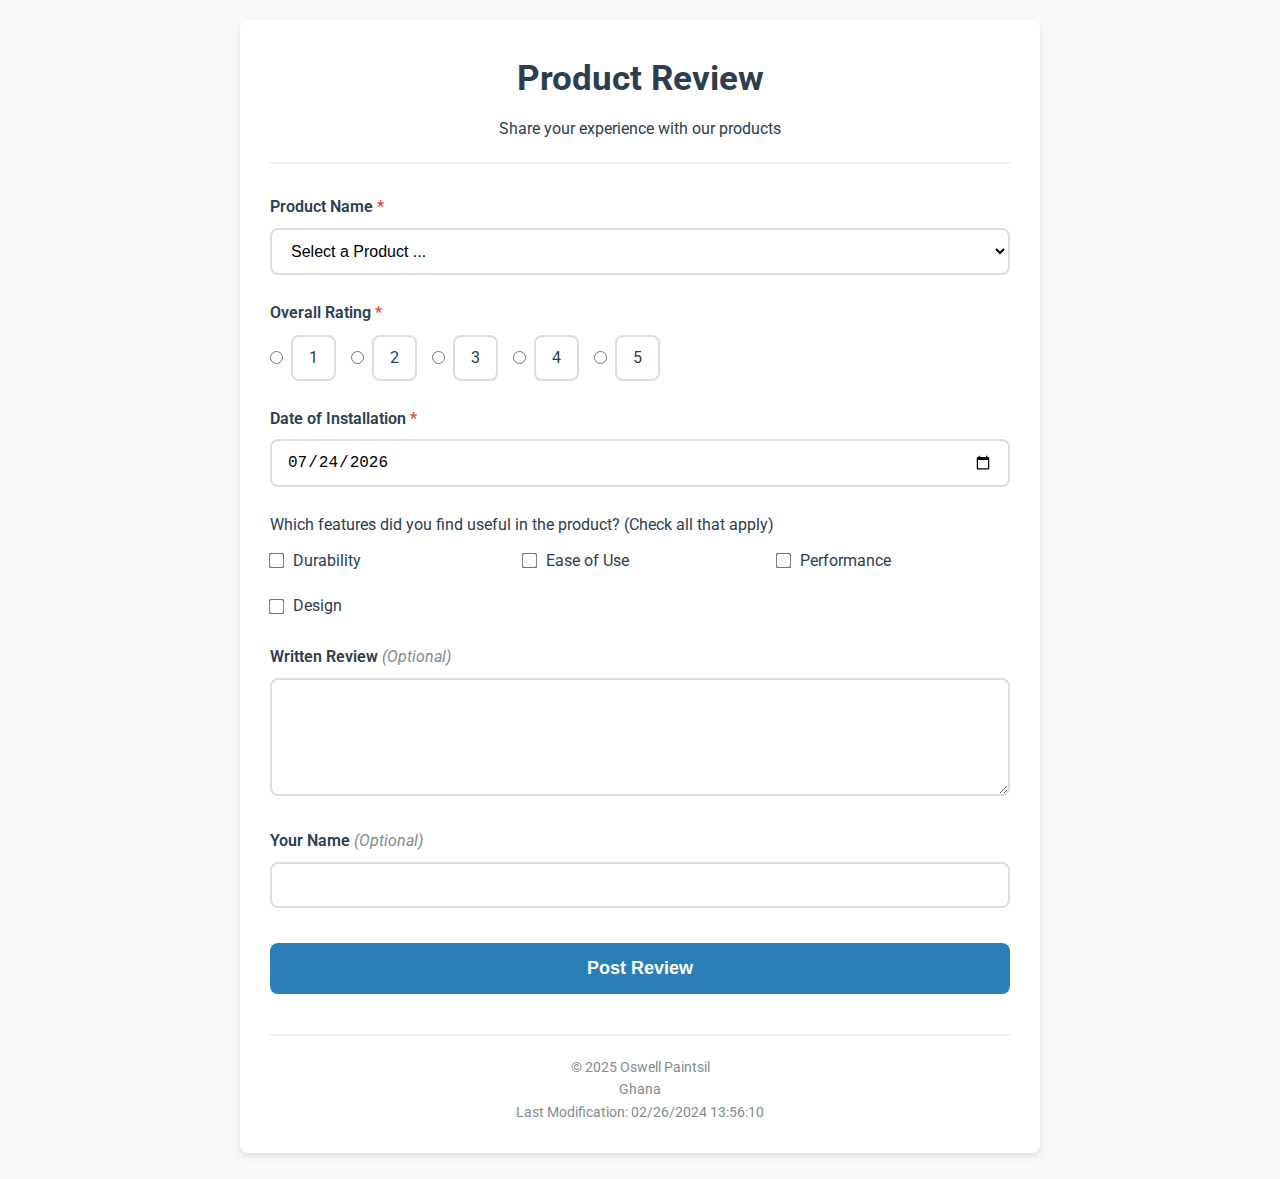
<file: form.html>
<!DOCTYPE html>
<html lang="en">
  <head>
    <meta charset="UTF-8" />
    <link rel="preconnect" href="https://fonts.googleapis.com" />
    <link rel="preconnect" href="https://fonts.gstatic.com" crossorigin />
    <link
      href="https://fonts.googleapis.com/css2?family=Roboto:ital,wght@0,100..900;1,100..900&display=swap"
      rel="stylesheet"
    />
    <meta name="viewport" content="width=device-width, initial-scale=1.0" />
    <title>Product Review Form | Share Your Experience</title>
    <meta
      name="description"
      content="Submit a product review for our innovative products. Share your experience with flux capacitors, power laces, time circuits and more."
    />
    <meta name="author" content="Oswell Paintsil" />
    <link rel="stylesheet" href="styles/form.css" />
    <script src="scripts/form.js" defer></script>
  </head>
  <body>
    <div class="container">
      <header role="banner">
        <h1>Product Review</h1>
        <p>Share your experience with our products</p>
      </header>

      <main role="main">
        <form id="reviewForm" method="get" action="review.html">
          <div class="form-group">
            <label for="productName" class="required">Product Name</label>
            <select
              id="productName"
              name="productName"
              required
              aria-required="true"
            >
              <option value="" disabled selected>Select a Product ...</option>
            </select>
          </div>

          <div class="form-group">
            <span class="required">Overall Rating</span>
            <div
              class="rating-levels"
              role="radiogroup"
              aria-label="Overall product rating"
            >
              <div class="rating-option">
                <input
                  type="radio"
                  id="rating1"
                  name="rating"
                  value="1"
                  required
                  aria-required="true"
                />
                <label for="rating1">1</label>
              </div>
              <div class="rating-option">
                <input type="radio" id="rating2" name="rating" value="2" />
                <label for="rating2">2</label>
              </div>
              <div class="rating-option">
                <input type="radio" id="rating3" name="rating" value="3" />
                <label for="rating3">3</label>
              </div>
              <div class="rating-option">
                <input type="radio" id="rating4" name="rating" value="4" />
                <label for="rating4">4</label>
              </div>
              <div class="rating-option">
                <input type="radio" id="rating5" name="rating" value="5" />
                <label for="rating5">5</label>
              </div>
            </div>
          </div>

          <div class="form-group">
            <label for="installationDate" class="required"
              >Date of Installation</label
            >
            <input
              type="date"
              id="installationDate"
              name="installationDate"
              required
              aria-required="true"
            />
          </div>

          <div class="form-group">
            <span
              >Which features did you find useful in the product? (Check all
              that apply)</span
            >
            <div class="checkbox-group">
              <div class="checkbox-item">
                <input
                  type="checkbox"
                  id="durability"
                  name="features"
                  value="Durability"
                />
                <label for="durability">Durability</label>
              </div>
              <div class="checkbox-item">
                <input
                  type="checkbox"
                  id="easeOfUse"
                  name="features"
                  value="Ease of Use"
                />
                <label for="easeOfUse">Ease of Use</label>
              </div>
              <div class="checkbox-item">
                <input
                  type="checkbox"
                  id="performance"
                  name="features"
                  value="Performance"
                />
                <label for="performance">Performance</label>
              </div>
              <div class="checkbox-item">
                <input
                  type="checkbox"
                  id="design"
                  name="features"
                  value="Design"
                />
                <label for="design">Design</label>
              </div>
            </div>
          </div>

          <div class="form-group">
            <label for="writtenReview"
              >Written Review <span class="optional">(Optional)</span></label
            >
            <textarea
              id="writtenReview"
              name="writtenReview"
              rows="5"
            ></textarea>
          </div>

          <div class="form-group">
            <label for="userName"
              >Your Name <span class="optional">(Optional)</span></label
            >
            <input type="text" id="userName" name="userName" />
          </div>

          <button type="submit" class="submit-btn">Post Review</button>
        </form>
      </main>

      <footer role="contentinfo">
        <p>© 2025 Oswell Paintsil</p>
        <p>Ghana</p>
        <p>Last Modification: 02/26/2024 13:56:10</p>
      </footer>
    </div>
  </body>
</html>
</file>
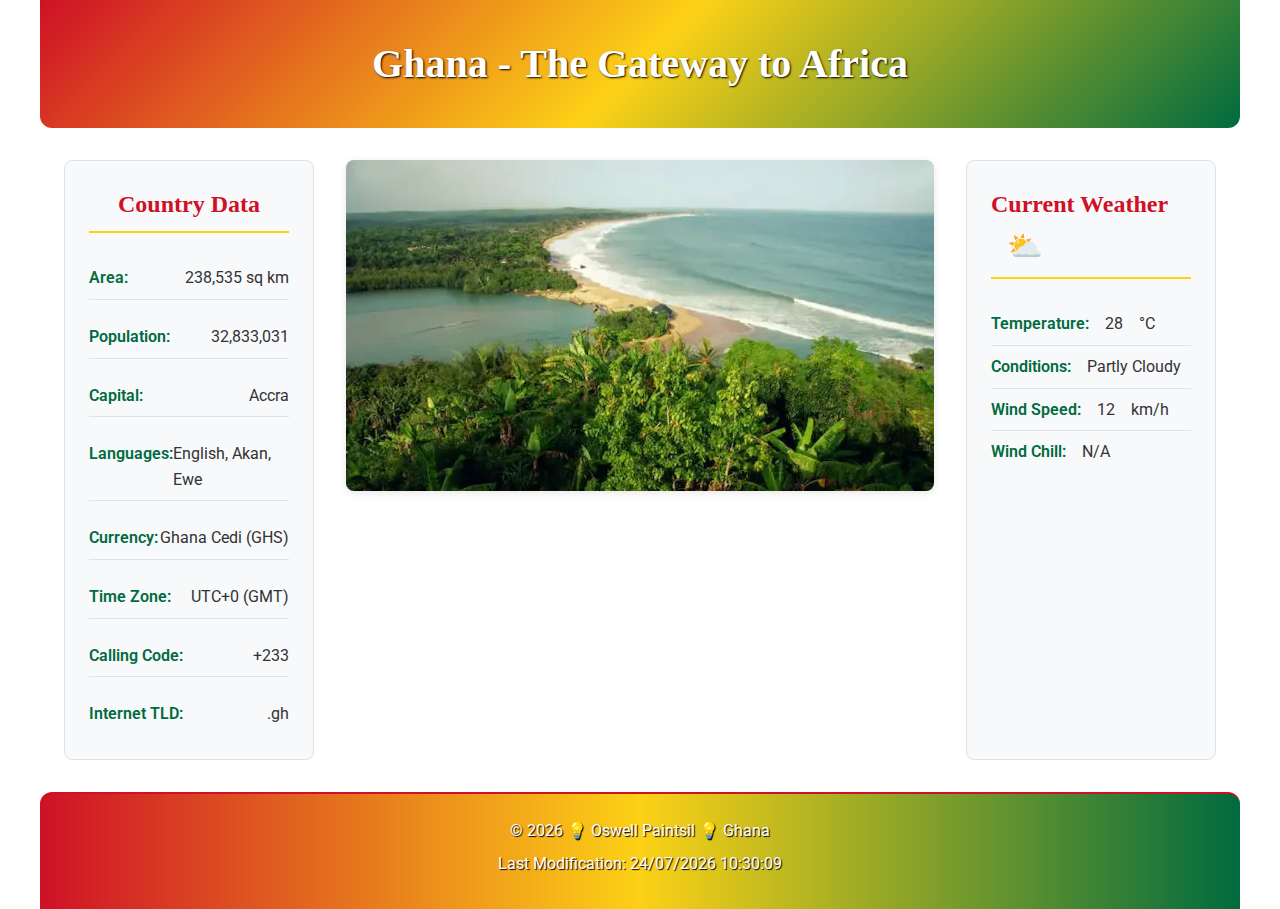
<file: place.html>
<!DOCTYPE html>
<html lang="en-US">
  <head>
    <meta charset="UTF-8" />
    <meta name="viewport" content="width=device-width, initial-scale=1.0" />
    <title>Ghana - The Gateway to Africa | WDD131 Country Page</title>
    <meta
      name="description"
      content="Explore Ghana's rich culture, geography, and climate. Learn about Ghana's population, capital city Accra, languages, currency, and current weather conditions."
    />
    <meta name="author" content="Oswell Paintsil" />

    <!-- Google Fonts -->
    <link rel="preconnect" href="https://fonts.googleapis.com" />
    <link rel="preconnect" href="https://fonts.gstatic.com" crossorigin />
    <link
      href="https://fonts.googleapis.com/css2?family=Roboto:ital,wght@0,100..900;1,100..900&display=swap"
      rel="stylesheet"
    />

    <link rel="stylesheet" href="styles/place.css" />
    <script src="scripts/place.js" defer></script>
  </head>
  <body>
    <header>
      <h1>Ghana - The Gateway to Africa</h1>
    </header>

    <main>
      <section class="hero">
        <img
          src="images/ghana-small.webp"
          alt="Beautiful landscape of Ghana with coastline and mountains"
          srcset="
            images/ghana-small.webp  480w,
            images/ghana-medium.webp 612w,
            images/ghana-large.webp  800w
          "
          sizes="(max-width: 480px) 480px,
                       (max-width: 768px) 612px,
                       800px"
          width="800"
          height="451"
        />
      </section>

      <section class="data">
        <h2>Country Data</h2>
        <div class="data-grid">
          <div class="data-item">
            <span class="label">Area:</span>
            <span class="value">238,535 sq km</span>
          </div>
          <div class="data-item">
            <span class="label">Population:</span>
            <span class="value">32,833,031</span>
          </div>
          <div class="data-item">
            <span class="label">Capital:</span>
            <span class="value">Accra</span>
          </div>
          <div class="data-item">
            <span class="label">Languages:</span>
            <span class="value">English, Akan, Ewe</span>
          </div>
          <div class="data-item">
            <span class="label">Currency:</span>
            <span class="value">Ghana Cedi (GHS)</span>
          </div>
          <div class="data-item">
            <span class="label">Time Zone:</span>
            <span class="value">UTC+0 (GMT)</span>
          </div>
          <div class="data-item">
            <span class="label">Calling Code:</span>
            <span class="value">+233</span>
          </div>
          <div class="data-item">
            <span class="label">Internet TLD:</span>
            <span class="value">.gh</span>
          </div>
        </div>
      </section>

      <section class="weather">
        <h2>Current Weather</h2>
        <div class="weather-content">
          <div class="weather-icon">
            <svg
              width="40"
              height="40"
              viewBox="0 0 24 24"
              fill="none"
              xmlns="http://www.w3.org/2000/svg"
              aria-hidden="true"
            >
              <path
                d="M6 16C3.23858 16 1 13.7614 1 11C1 8.23858 3.23858 6 6 6C7.12557 6 8.16474 6.37209 9 7.00098M6 2V6M17 16C19.7614 16 22 13.7614 22 11C22 8.23858 19.7614 6 17 6C15.8744 6 14.8353 6.37209 14 7.00098M17 2V6M6 20H18C19.1046 20 20 19.1046 20 18C20 16.8954 19.1046 16 18 16H6C4.89543 16 4 16.8954 4 18C4 19.1046 4.89543 20 6 20Z"
                stroke="currentColor"
                stroke-width="2"
                stroke-linecap="round"
                stroke-linejoin="round"
              />
            </svg>
          </div>
          <div class="weather-info">
            <div class="weather-item">
              <span class="label">Temperature:</span>
              <span class="value" id="temperature">28</span> °C
            </div>
            <div class="weather-item">
              <span class="label">Conditions:</span>
              <span class="value">Partly Cloudy</span>
            </div>
            <div class="weather-item">
              <span class="label">Wind Speed:</span>
              <span class="value" id="wind-speed">12</span> km/h
            </div>
            <div class="weather-item">
              <span class="label">Wind Chill:</span>
              <span class="value" id="wind-chill">N/A</span>
            </div>
          </div>
        </div>
      </section>
    </main>

    <footer>
      <p>
        &copy; <span id="current-year">2024</span> 💡 Oswell Paintsil 💡 Ghana
      </p>
      <p>Last Modification: <span id="last-modified"></span></p>
    </footer>
  </body>
</html>
</file>
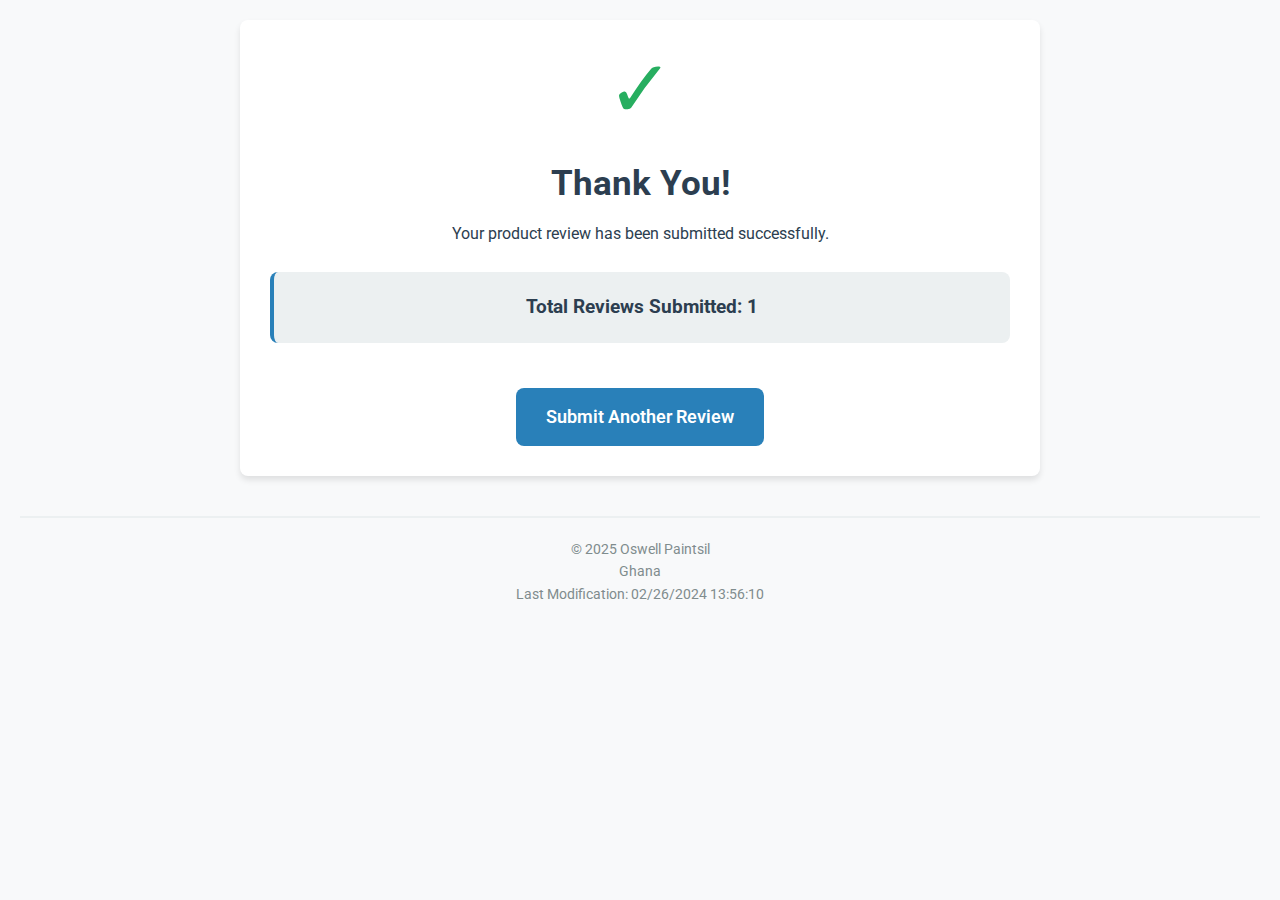
<file: review.html>
<!DOCTYPE html>
<html lang="en">
  <head>
    <meta charset="UTF-8" />
    <link rel="preconnect" href="https://fonts.googleapis.com" />
    <link rel="preconnect" href="https://fonts.gstatic.com" crossorigin />
    <link
      href="https://fonts.googleapis.com/css2?family=Roboto:ital,wght@0,100..900;1,100..900&display=swap"
      rel="stylesheet"
    />
    <meta name="viewport" content="width=device-width, initial-scale=1.0" />
    <title>Review Submitted Successfully | Product Reviews</title>
    <meta
      name="description"
      content="Thank you for submitting your product review. Your feedback helps us improve our products and services."
    />
    <meta name="author" content="Oswell Paintsil" />
    <link rel="stylesheet" href="styles/form.css" />
    <script src="scripts/review.js" defer></script>
  </head>
  <body>
    <div class="container confirmation-container">
      <main role="main">
        <div class="success-icon" aria-hidden="true">✓</div>
        <h1>Thank You!</h1>
        <p>Your product review has been submitted successfully.</p>

        <div class="counter" aria-live="polite">
          <p>Total Reviews Submitted: <span id="reviewCount">0</span></p>
        </div>

        <a href="form.html" class="btn">Submit Another Review</a>
      </main>
    </div>

    <footer role="contentinfo">
      <p>© 2025 Oswell Paintsil</p>
      <p>Ghana</p>
      <p>Last Modification: 02/26/2024 13:56:10</p>
    </footer>
  </body>
</html>
</file>
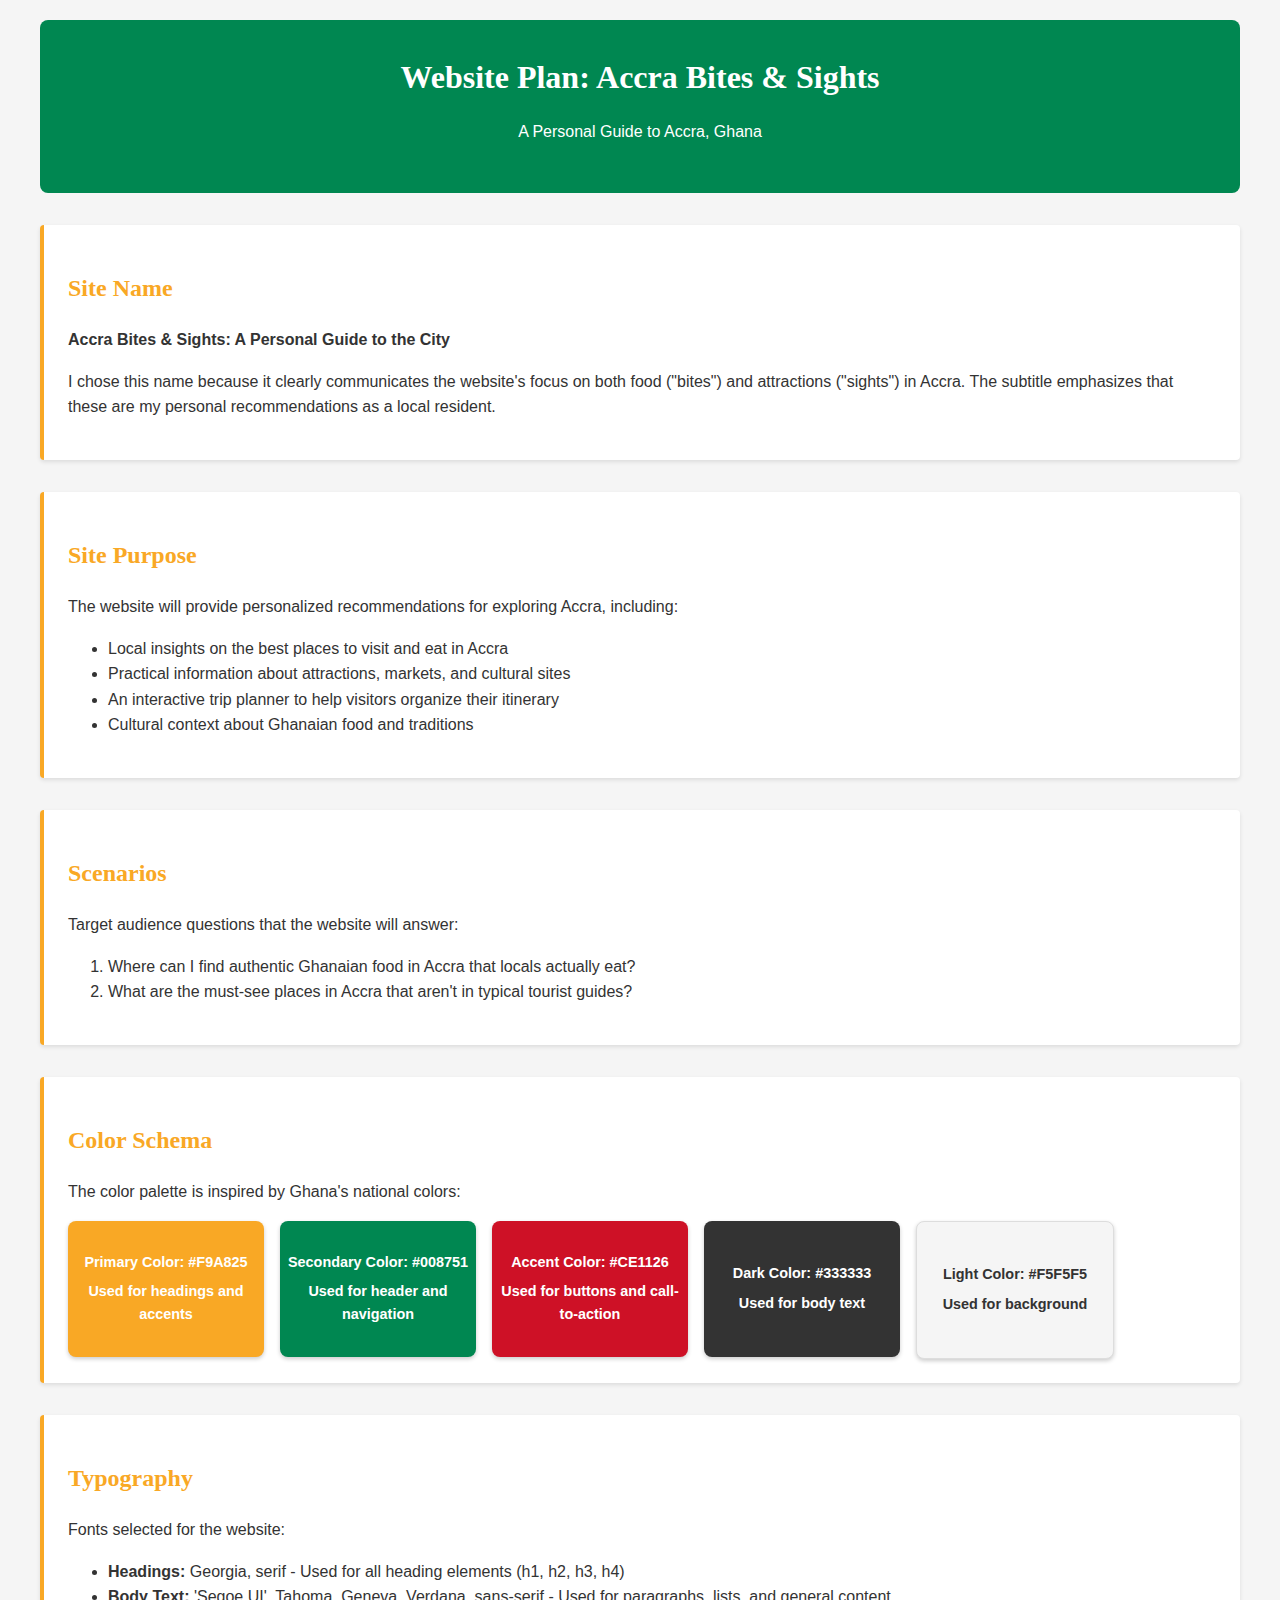
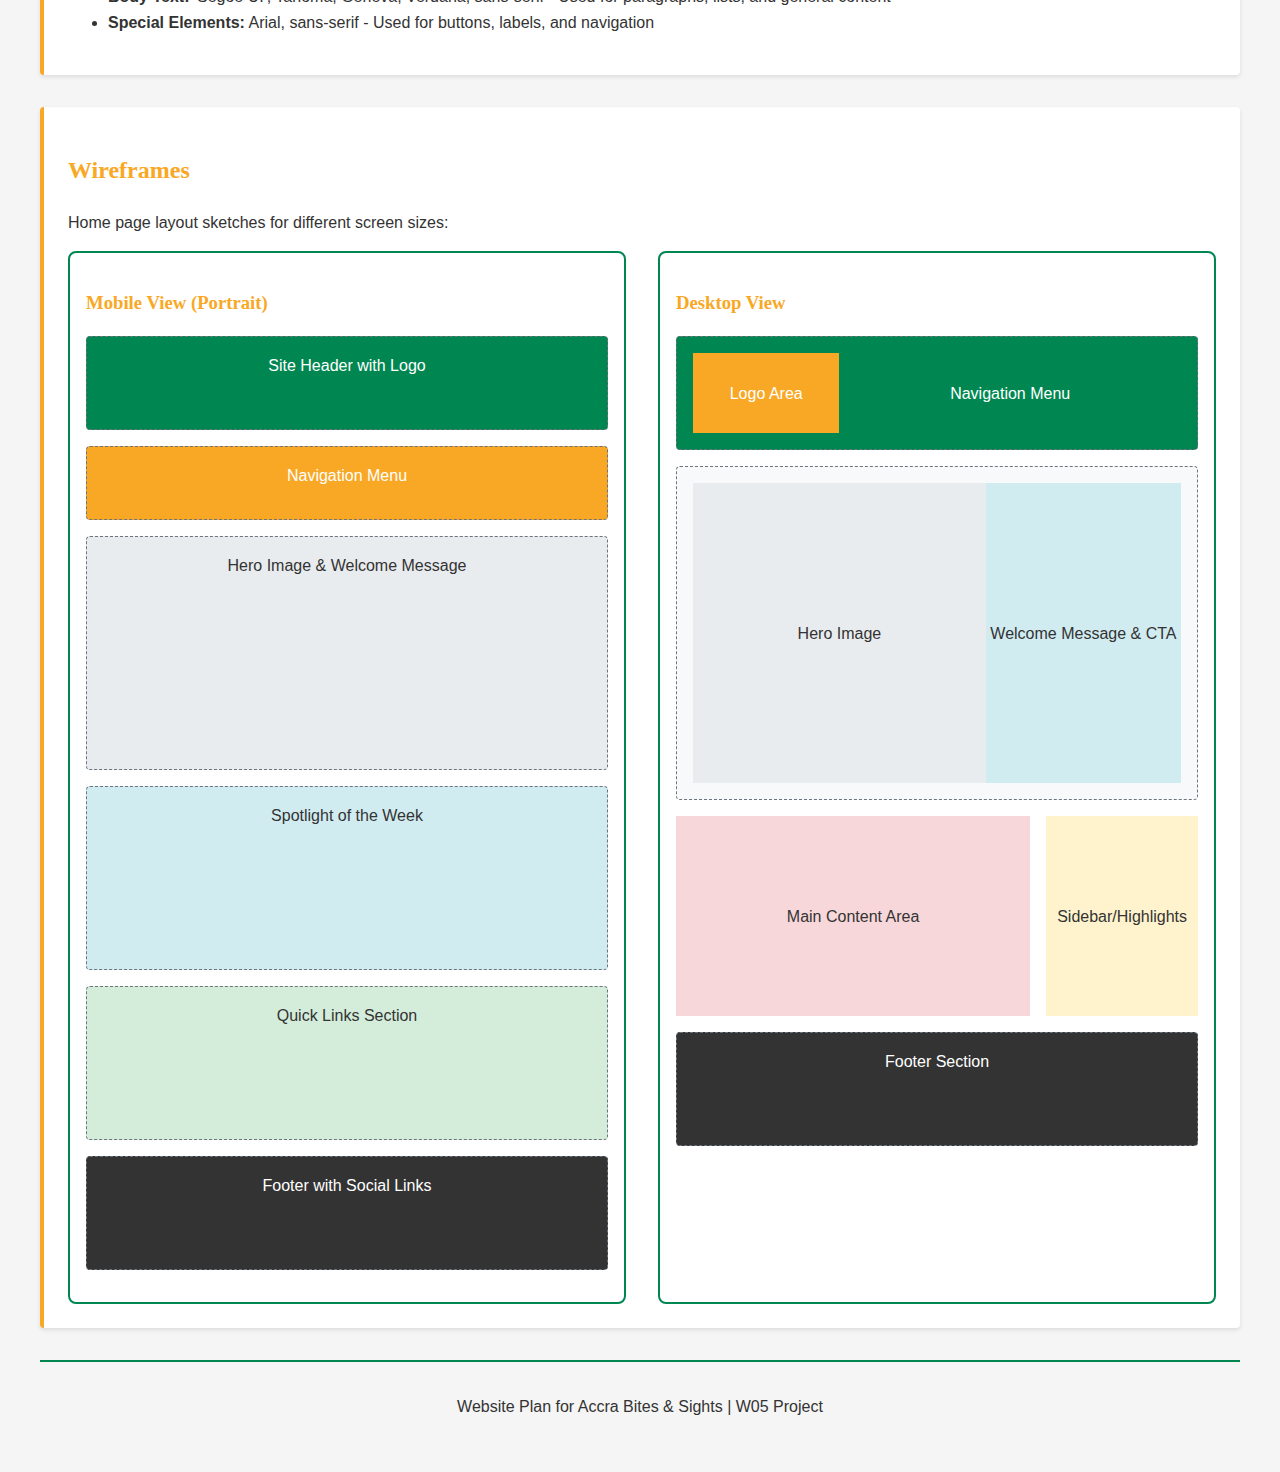
<file: project/siteplan.html>
<!DOCTYPE html>
<html lang="en">
  <head>
    <meta charset="UTF-8" />
    <meta name="viewport" content="width=device-width, initial-scale=1.0" />
    <meta name="author" content="Oswell Paintsil" />
    <title>Site Plan - Accra Bites & Sights</title>
    <link rel="stylesheet" href="styles/siteplan.css" />
  </head>
  <body>
    <header>
      <h1>Website Plan: Accra Bites & Sights</h1>
      <p>A Personal Guide to Accra, Ghana</p>
    </header>

    <main>
      <section id="site-name">
        <h2>Site Name</h2>
        <p>
          <strong>Accra Bites & Sights: A Personal Guide to the City</strong>
        </p>
        <p>
          I chose this name because it clearly communicates the website's focus
          on both food ("bites") and attractions ("sights") in Accra. The
          subtitle emphasizes that these are my personal recommendations as a
          local resident.
        </p>
      </section>

      <section id="site-purpose">
        <h2>Site Purpose</h2>
        <p>
          The website will provide personalized recommendations for exploring
          Accra, including:
        </p>
        <ul>
          <li>Local insights on the best places to visit and eat in Accra</li>
          <li>
            Practical information about attractions, markets, and cultural sites
          </li>
          <li>
            An interactive trip planner to help visitors organize their
            itinerary
          </li>
          <li>Cultural context about Ghanaian food and traditions</li>
        </ul>
      </section>

      <section id="scenarios">
        <h2>Scenarios</h2>
        <p>Target audience questions that the website will answer:</p>
        <ol>
          <li>
            Where can I find authentic Ghanaian food in Accra that locals
            actually eat?
          </li>
          <li>
            What are the must-see places in Accra that aren't in typical tourist
            guides?
          </li>
        </ol>
      </section>

      <section id="color-schema">
        <h2>Color Schema</h2>
        <p>The color palette is inspired by Ghana's national colors:</p>
        <div class="color-schema">
          <div class="color-box color-primary">
            <span>Primary Color: #F9A825</span>
            <span>Used for headings and accents</span>
          </div>
          <div class="color-box color-secondary">
            <span>Secondary Color: #008751</span>
            <span>Used for header and navigation</span>
          </div>
          <div class="color-box color-accent">
            <span>Accent Color: #CE1126</span>
            <span>Used for buttons and call-to-action</span>
          </div>
          <div class="color-box color-dark">
            <span>Dark Color: #333333</span>
            <span>Used for body text</span>
          </div>
          <div class="color-box color-light">
            <span>Light Color: #F5F5F5</span>
            <span>Used for background</span>
          </div>
        </div>
      </section>

      <section id="typography">
        <h2>Typography</h2>
        <p>Fonts selected for the website:</p>
        <ul>
          <li>
            <strong>Headings:</strong> Georgia, serif - Used for all heading
            elements (h1, h2, h3, h4)
          </li>
          <li>
            <strong>Body Text:</strong> 'Segoe UI', Tahoma, Geneva, Verdana,
            sans-serif - Used for paragraphs, lists, and general content
          </li>
          <li>
            <strong>Special Elements:</strong> Arial, sans-serif - Used for
            buttons, labels, and navigation
          </li>
        </ul>
      </section>

      <section id="wireframe">
        <h2>Wireframes</h2>
        <p>Home page layout sketches for different screen sizes:</p>

        <div class="wireframe-container">
          <div class="wireframe">
            <h3>Mobile View (Portrait)</h3>
            <div class="wireframe-box header-box">Site Header with Logo</div>
            <div class="wireframe-box nav-box">Navigation Menu</div>
            <div class="wireframe-box hero-box">
              Hero Image & Welcome Message
            </div>
            <div class="wireframe-box spotlight-box">Spotlight of the Week</div>
            <div class="wireframe-box links-box">Quick Links Section</div>
            <div class="wireframe-box footer-box">Footer with Social Links</div>
          </div>

          <div class="wireframe">
            <h3>Desktop View</h3>
            <div class="wireframe-box header-desktop">
              <div class="logo-area">Logo Area</div>
              <div class="nav-area">Navigation Menu</div>
            </div>
            <div class="wireframe-box hero-desktop">
              <div class="hero-image">Hero Image</div>
              <div class="welcome-text">Welcome Message & CTA</div>
            </div>
            <div class="content-desktop">
              <div class="main-content">Main Content Area</div>
              <div class="sidebar">Sidebar/Highlights</div>
            </div>
            <div class="wireframe-box footer-box">Footer Section</div>
          </div>
        </div>
      </section>
    </main>

    <footer>
      <p>Website Plan for Accra Bites & Sights | W05 Project</p>
    </footer>
  </body>
</html>
</file>
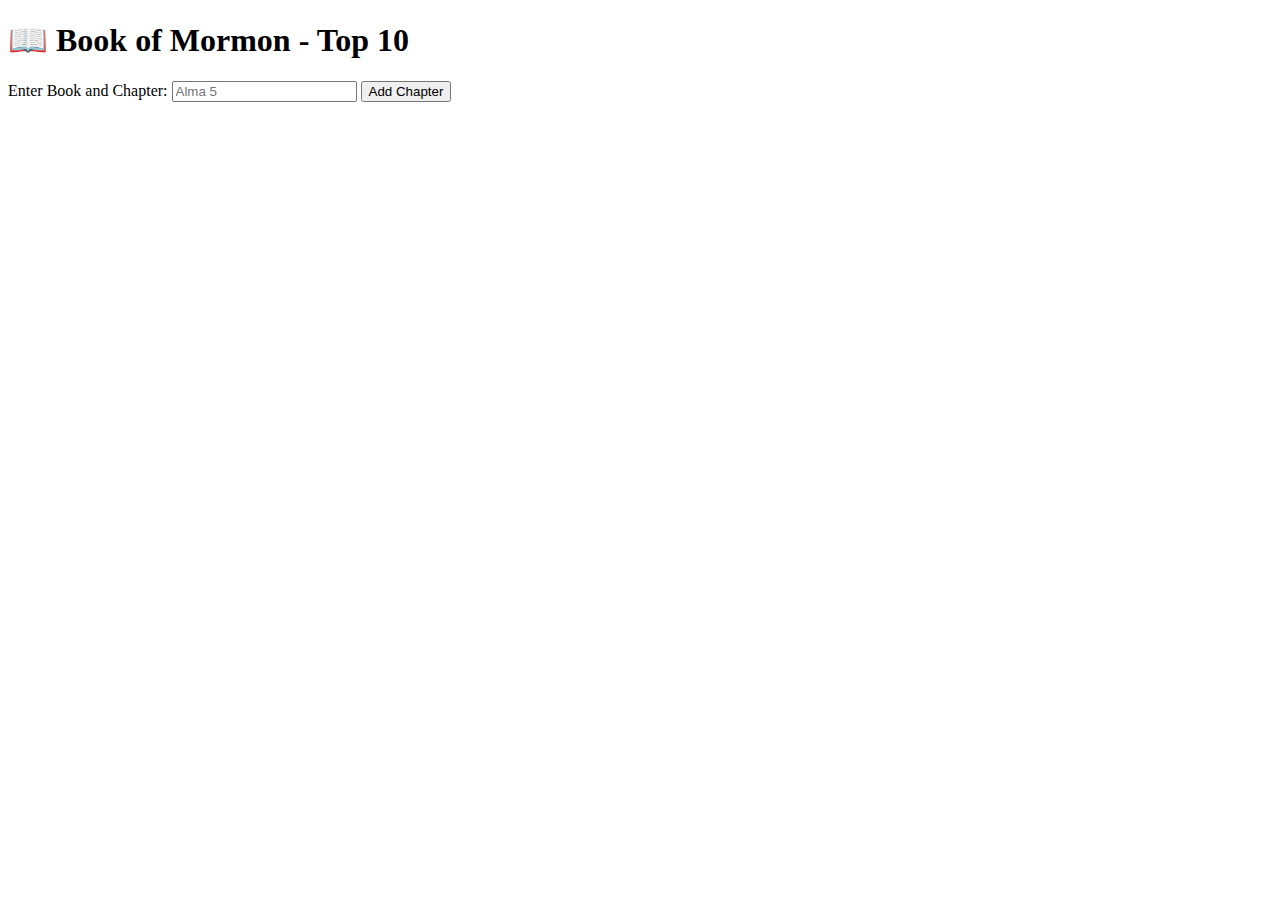
<file: week02/bom.html>
<!DOCTYPE html>
<html lang="en">
  <head>
    <meta charset="UTF-8" />
    <meta name="viewport" content="width=device-width, initial-scale=1.0" />
    <title>W02 Learning Activity: Document Object Model</title>
  </head>
  <body>
    <h1>📖 Book of Mormon - Top 10</h1>
    <main>
      <label for="favchap">Enter Book and Chapter: </label>
      <input type="text" id="favchap" placeholder="Alma 5" />
      <button type="submit">Add Chapter</button>
      <ul id="list"></ul>
    </main>
  </body>
</html>
</file>
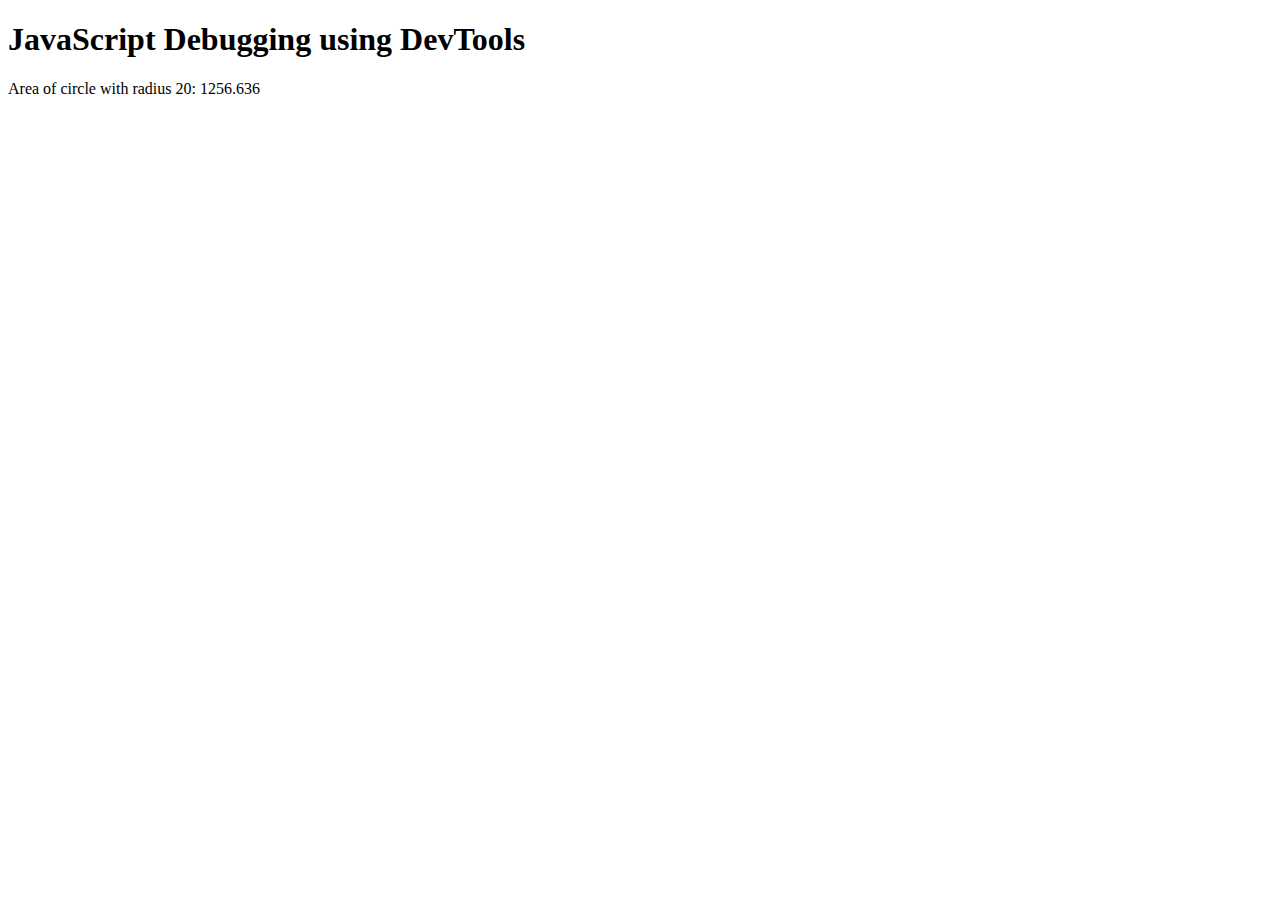
<file: week02/debugging.html>
<!DOCTYPE html>
<html lang="en">
  <head>
    <meta charset="UTF-8" />
    <meta name="viewport" content="width=device-width, initial-scale=1.0" />
    <title>Document</title>
    <script src="scripts/debugging.js" defer></script>
  </head>
  <body>
    <h1>JavaScript Debugging using DevTools</h1>
    <p>
      Area of circle with radius <span id="radius"></span>:
      <span id="area"></span>
    </p>
  </body>
</html>
</file>
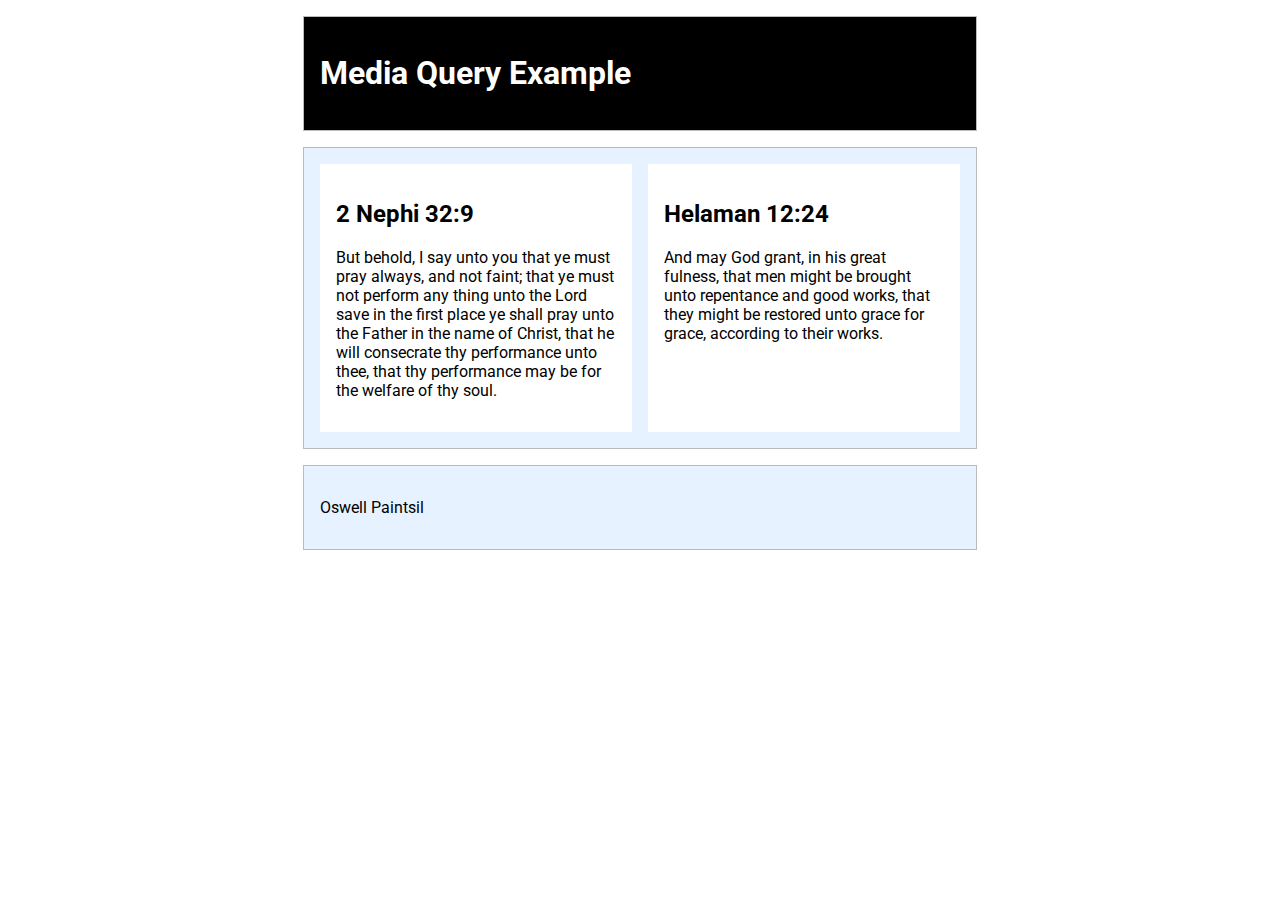
<file: week02/media-query.html>
<!DOCTYPE html>
<html lang="en">
  <head>
    <meta charset="utf-8" />
    <meta name="viewport" content="width=device-width, initial-scale=1.0" />
    <title>WDD - 131 - Media Query Example</title>
    <meta
      name="description"
      content="Media query learning activity example page."
    />
    <meta name="author" content="Oswell Paintsil" />
    <link rel="preconnect" href="https://fonts.googleapis.com" />
    <link rel="preconnect" href="https://fonts.gstatic.com" crossorigin />
    <link
      href="https://fonts.googleapis.com/css2?family=Roboto&display=swap"
      rel="stylesheet"
    />
    <link rel="stylesheet" href="styles/media-query.css" />
    <link rel="stylesheet" href="styles/media-query-large.css" />
  </head>
  <body>
    <header>
      <h1>Media Query Example</h1>
    </header>
    <main>
      <section>
        <h2>2 Nephi 32:9</h2>
        <p>
          But behold, I say unto you that ye must pray always, and not faint;
          that ye must not perform any thing unto the Lord save in the first
          place ye shall pray unto the Father in the name of Christ, that he
          will consecrate thy performance unto thee, that thy performance may be
          for the welfare of thy soul.
        </p>
      </section>
      <section>
        <h2>Helaman 12:24</h2>
        <p>
          And may God grant, in his great fulness, that men might be brought
          unto repentance and good works, that they might be restored unto grace
          for grace, according to their works.
        </p>
      </section>
    </main>
    <footer>
      <p>Oswell Paintsil</p>
    </footer>
  </body>
</html>
</file>
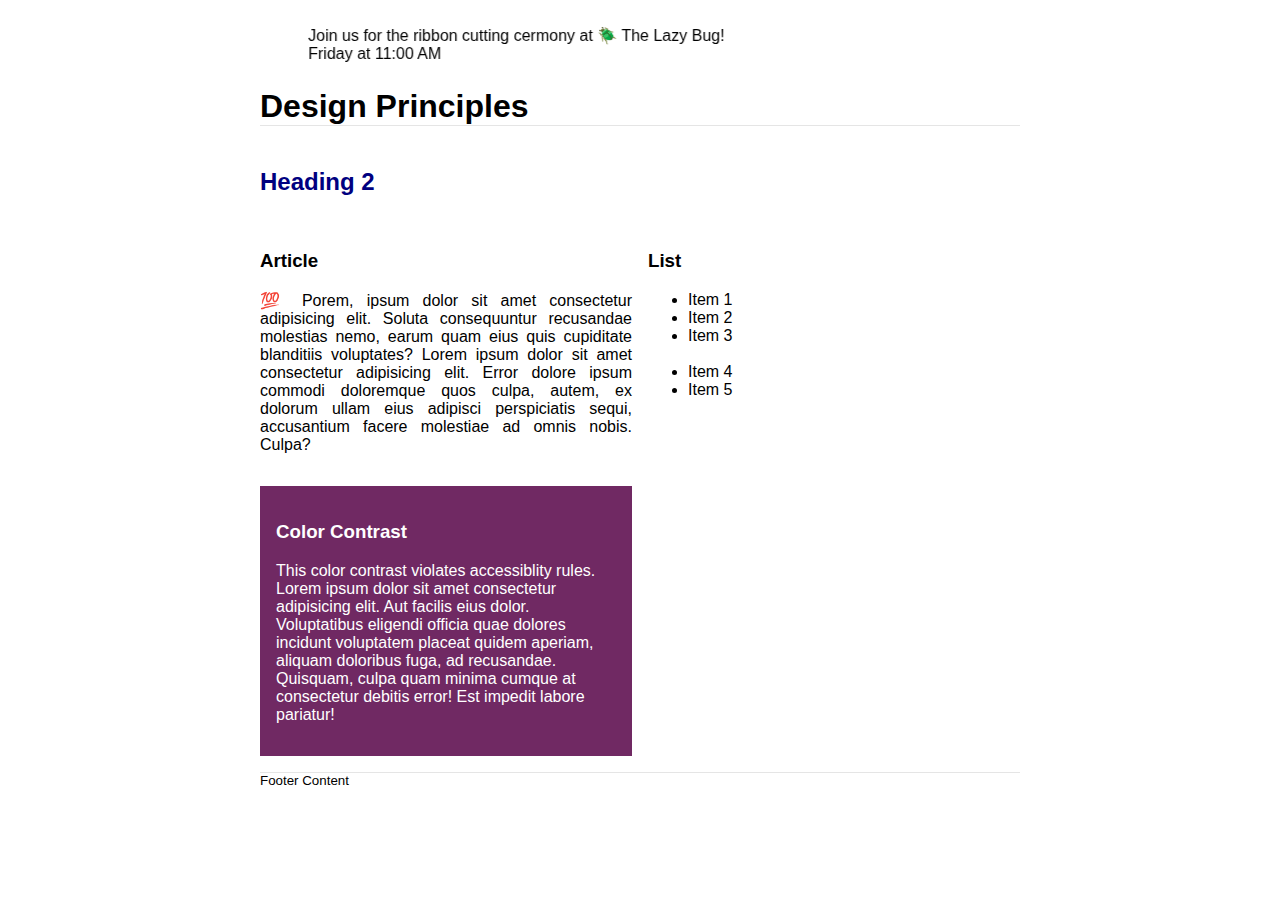
<file: week03/design.html>
<!DOCTYPE html>
<html lang="en">
  <head>
    <meta charset="UTF-8" />
    <meta name="viewport" content="width=device-width, initial-scale=1.0" />
    <title>Document</title>
    <link rel="stylesheet" href="styles/design.css" />
  </head>
  <body>
    <header>
      <marquee behavior="alternate" direction="right"
        ><br />Join us for the ribbon cutting cermony at 🪲 The Lazy Bug!<br />Friday
        at 11:00 AM</marquee
      >
      <h1>Design Principles</h1>
    </header>
    <main>
      <h2>Heading 2</h2>
      <section>
        <h3>Article</h3>
        <article>
          <p>
            💯 Porem, ipsum dolor sit amet consectetur adipisicing elit. Soluta
            consequuntur recusandae molestias nemo, earum quam eius quis
            cupiditate blanditiis voluptates? Lorem ipsum dolor sit amet
            consectetur adipisicing elit. Error dolore ipsum commodi doloremque
            quos culpa, autem, ex dolorum ullam eius adipisci perspiciatis
            sequi, accusantium facere molestiae ad omnis nobis. Culpa?
          </p>
        </article>
      </section>
      <section>
        <h3>List</h3>
        <ul>
          <li>Item 1</li>
          <li>Item 2</li>
          <li>Item 3<br /><br /></li>
          <li>Item 4</li>
          <li>Item 5</li>
        </ul>
      </section>
      <div class="callout">
        <h3>Color Contrast</h3>
        <p>
          This color contrast violates accessiblity rules. Lorem ipsum dolor sit
          amet consectetur adipisicing elit. Aut facilis eius dolor.
          Voluptatibus eligendi officia quae dolores incidunt voluptatem placeat
          quidem aperiam, aliquam doloribus fuga, ad recusandae. Quisquam, culpa
          quam minima cumque at consectetur debitis error! Est impedit labore
          pariatur!
        </p>
      </div>
    </main>
    <footer>Footer Content</footer>
  </body>
</html>
</file>
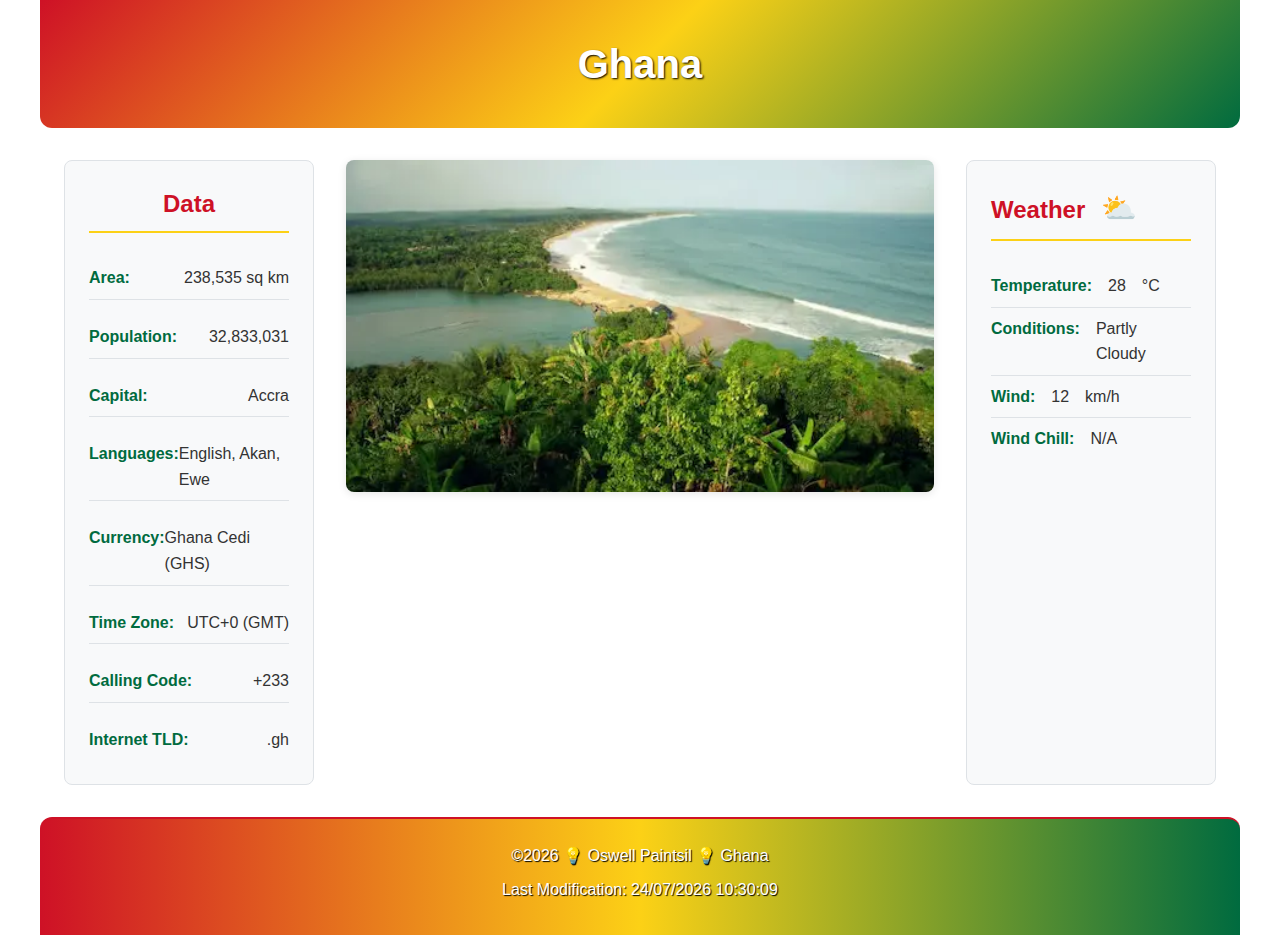
<file: week03/place.html>
<!DOCTYPE html>
<html lang="en">
  <head>
    <meta charset="UTF-8" />
    <meta name="viewport" content="width=device-width, initial-scale=1.0" />
    <title>Ghana</title>
    <meta
      name="description"
      content="Information about Ghana - The Gateway to Africa"
    />
    <meta name="author" content="Oswell Paintsil" />

    <link rel="stylesheet" href="styles/place.css" />
    <script src="scripts/place.js" defer></script>
  </head>
  <body>
    <header>
      <h1>Ghana</h1>
    </header>

    <main>
      <section class="hero">
        <picture>
          <source srcset="images/ghana-large.webp" media="min-width: 800px" />
          <source srcset="images/ghana-medium.webp" media="min-width: 612px" />
          <img
            src="images/ghana-small.webp"
            alt="Beautiful landscape of Ghana with coastline"
            width="400"
            height="200"
          />
        </picture>
      </section>

      <section class="data">
        <h2>Data</h2>
        <div class="data-grid">
          <div class="data-item">
            <span class="label">Area:</span>
            <span class="value">238,535 sq km</span>
          </div>
          <div class="data-item">
            <span class="label">Population:</span>
            <span class="value">32,833,031</span>
          </div>
          <div class="data-item">
            <span class="label">Capital:</span>
            <span class="value">Accra</span>
          </div>
          <div class="data-item">
            <span class="label">Languages:</span>
            <span class="value">English, Akan, Ewe</span>
          </div>
          <div class="data-item">
            <span class="label">Currency:</span>
            <span class="value">Ghana Cedi (GHS)</span>
          </div>
          <div class="data-item">
            <span class="label">Time Zone:</span>
            <span class="value">UTC+0 (GMT)</span>
          </div>
          <div class="data-item">
            <span class="label">Calling Code:</span>
            <span class="value">+233</span>
          </div>
          <div class="data-item">
            <span class="label">Internet TLD:</span>
            <span class="value">.gh</span>
          </div>
        </div>
      </section>

      <section class="weather">
        <h2>Weather</h2>
        <div class="weather-content">
          <div class="weather-icon">
            <svg
              width="40"
              height="40"
              viewBox="0 0 24 24"
              fill="none"
              xmlns="http://www.w3.org/2000/svg"
            >
              <path
                d="M6 16C3.23858 16 1 13.7614 1 11C1 8.23858 3.23858 6 6 6C7.12557 6 8.16474 6.37209 9 7.00098M6 2V6M17 16C19.7614 16 22 13.7614 22 11C22 8.23858 19.7614 6 17 6C15.8744 6 14.8353 6.37209 14 7.00098M17 2V6M6 20H18C19.1046 20 20 19.1046 20 18C20 16.8954 19.1046 16 18 16H6C4.89543 16 4 16.8954 4 18C4 19.1046 4.89543 20 6 20Z"
                stroke="currentColor"
                stroke-width="2"
                stroke-linecap="round"
                stroke-linejoin="round"
              />
            </svg>
          </div>
          <div class="weather-info">
            <div class="weather-item">
              <span class="label">Temperature:</span>
              <span class="value" id="temperature">28</span> °C
            </div>
            <div class="weather-item">
              <span class="label">Conditions:</span>
              <span class="value">Partly Cloudy</span>
            </div>
            <div class="weather-item">
              <span class="label">Wind:</span>
              <span class="value" id="wind-speed">12</span> km/h
            </div>
            <div class="weather-item">
              <span class="label">Wind Chill:</span>
              <span class="value" id="wind-chill">N/A</span>
            </div>
          </div>
        </div>
      </section>
    </main>

    <footer>
      <p>
        &copy;<span id="current-year">2024</span> 💡 Oswell Paintsil 💡 Ghana
      </p>
      <p>Last Modification: <span id="last-modified"></span></p>
    </footer>
  </body>
</html>
</file>
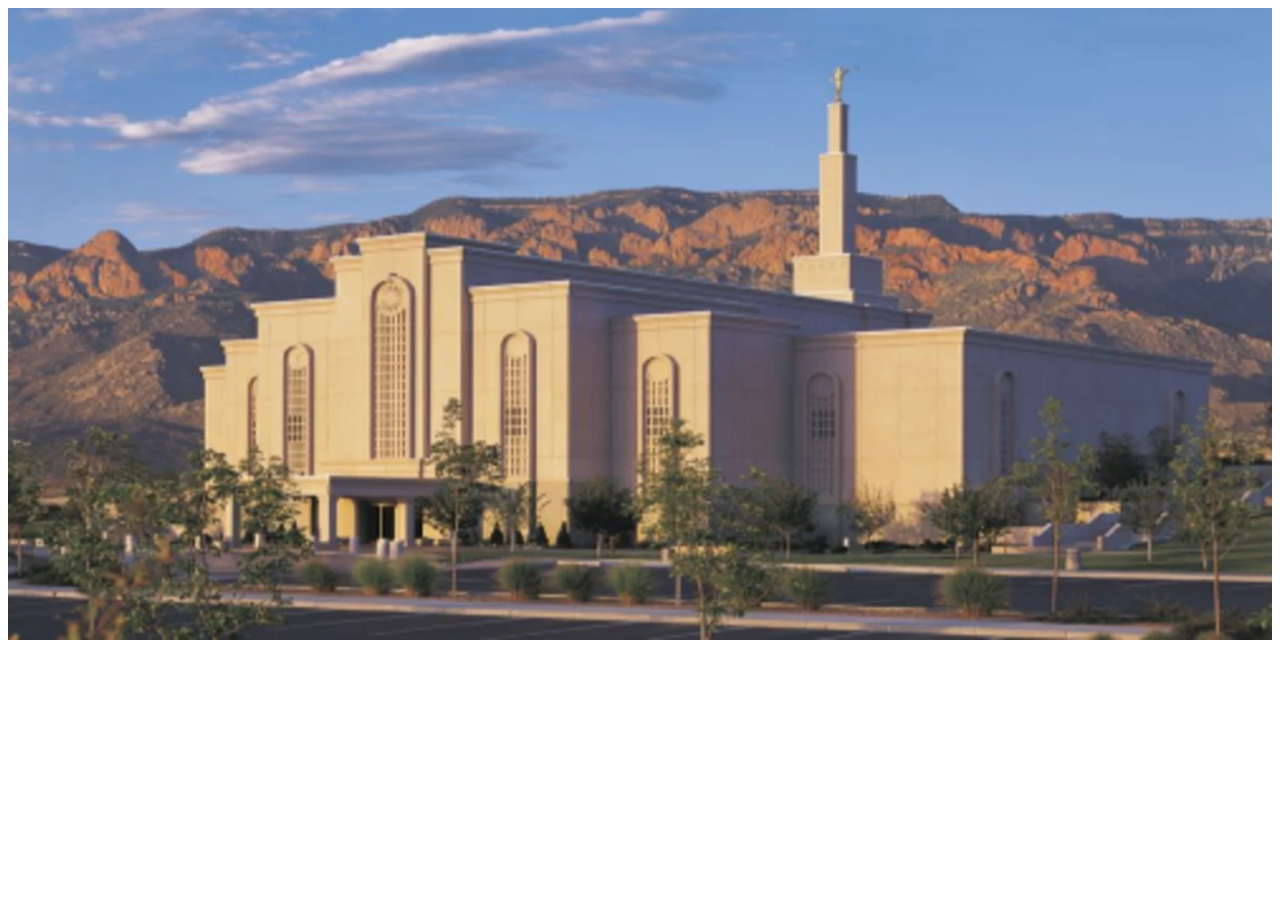
<file: week03/responsive-images.html>
<!DOCTYPE html>
<html lang="en">
  <head>
    <meta charset="UTF-8" />
    <meta name="viewport" content="width=device-width, initial-scale=1.0" />
    <title>W03 Learning Activity: Responsive Images</title>
    <link rel="stylesheet" href="styles/responsive-images.css" />
  </head>
  <body>
    <main>
      <div class="hero">
        <picture>
          <source srcset="images/hero-large.webp" media="(min-width: 1000px)" />
          <source srcset="images/hero-medium.webp" media="(min-width: 500px)" />
          <img
            src="images/hero-small.webp"
            alt="Albuquerque New Mexico Temple"
            width="500"
            height="250"
          />
        </picture>
      </div>
    </main>
  </body>
</html>
</file>
<file: styles/form.css>
:root {
    --primary-color: #2980b9;
    --primary-dark: #1a5276;
    --secondary-color: #2c3e50;
    --accent-color: #e74c3c;
    --light-color: #ecf0f1;
    --dark-color: #2c3e50;
    --text-color: #2c3e50;
    --text-light: #7f8c8d;
    --success-color: #27ae60;
    --border-radius: 8px;
    --box-shadow: 0 4px 6px rgba(0, 0, 0, 0.1);
    --focus-shadow: 0 0 0 3px rgba(41, 128, 185, 0.3);
}

* {
    margin: 0;
    padding: 0;
    box-sizing: border-box;
}

body {
    font-family: "Roboto",Segoe UI, Tahoma, Geneva, Verdana, sans-serif;
    line-height: 1.6;
    color: var(--text-color);
    background-color: #f8f9fa;
    padding: 20px;
    min-height: 100vh;
}

.container {
    max-width: 800px;
    margin: 0 auto;
    background-color: white;
    border-radius: var(--border-radius);
    box-shadow: var(--box-shadow);
    padding: 30px;
}

header {
    text-align: center;
    margin-bottom: 30px;
    padding-bottom: 20px;
    border-bottom: 2px solid var(--light-color);
}

h1 {
    color: var(--secondary-color);
    margin-bottom: 10px;
    font-size: 2.2rem;
}

.form-group {
    margin-bottom: 25px;
}

label {
    display: block;
    margin-bottom: 8px;
    font-weight: 600;
    color: var(--dark-color);
    font-size: 1rem;
}

.required {
    font-weight: 600;
    color: var(--dark-color);
}

.required::after {
    content: " *";
    color: var(--accent-color);
}

input, select, textarea {
    width: 100%;
    padding: 12px 15px;
    border: 2px solid #ddd;
    border-radius: var(--border-radius);
    font-size: 16px;
    transition: all 0.3s ease;
    background-color: white;
}

input:focus, select:focus, textarea:focus {
    outline: none;
    border-color: var(--primary-color);
    box-shadow: var(--focus-shadow);
}

/* Rating levels styling */
.rating-levels {
    display: flex;
    gap: 15px;
    margin-top: 10px;
    flex-wrap: wrap;
}

.rating-option {
    display: flex;
    align-items: center;
    gap: 8px;
}

.rating-option input {
    width: auto;
    margin: 0;
}

.rating-option label {
    margin-bottom: 0;
    font-weight: normal;
    cursor: pointer;
    padding: 8px 12px;
    border: 2px solid #ddd;
    border-radius: var(--border-radius);
    background-color: white;
    transition: all 0.3s ease;
    min-width: 45px;
    text-align: center;
}

.rating-option input:checked + label {
    background-color: var(--primary-color);
    color: white;
    border-color: var(--primary-color);
}

.rating-option label:hover {
    border-color: var(--primary-color);
    background-color: var(--light-color);
}

/* Checkbox group styling */
.checkbox-group {
    display: flex;
    flex-wrap: wrap;
    gap: 20px;
    margin-top: 10px;
}

.checkbox-item {
    display: flex;
    align-items: center;
    gap: 10px;
    flex: 1 1 200px;
}

.checkbox-item input {
    width: auto;
    transform: scale(1.2);
}

.checkbox-item label {
    margin-bottom: 0;
    font-weight: normal;
    cursor: pointer;
}

.submit-btn {
    background-color: var(--primary-color);
    color: white;
    border: none;
    padding: 15px 25px;
    font-size: 18px;
    border-radius: var(--border-radius);
    cursor: pointer;
    transition: all 0.3s ease;
    width: 100%;
    font-weight: 600;
    margin-top: 10px;
}

.submit-btn:hover,
.submit-btn:focus {
    background-color: var(--primary-dark);
    transform: translateY(-2px);
    box-shadow: 0 6px 12px rgba(0, 0, 0, 0.15);
}

.submit-btn:active {
    transform: translateY(0);
}

.optional {
    color: var(--text-light);
    font-weight: normal;
    font-style: italic;
}

footer {
    margin-top: 40px;
    text-align: center;
    padding-top: 20px;
    border-top: 2px solid var(--light-color);
    color: var(--text-light);
    font-size: 14px;
}

/* Review confirmation page styles */
.confirmation-container {
    text-align: center;
}

.success-icon {
    font-size: 80px;
    color: var(--success-color);
    margin-bottom: 25px;
    line-height: 1;
}

.counter {
    background-color: var(--light-color);
    padding: 20px;
    border-radius: var(--border-radius);
    margin: 25px 0;
    font-weight: bold;
    font-size: 1.2rem;
    border-left: 4px solid var(--primary-color);
}

.btn {
    display: inline-block;
    background-color: var(--primary-color);
    color: white;
    text-decoration: none;
    padding: 15px 30px;
    border-radius: var(--border-radius);
    font-weight: 600;
    transition: all 0.3s ease;
    margin-top: 20px;
    font-size: 1.1rem;
}

.btn:hover,
.btn:focus {
    background-color: var(--primary-dark);
    transform: translateY(-2px);
    box-shadow: 0 6px 12px rgba(0, 0, 0, 0.15);
    text-decoration: none;
    color: white;
}

@media (max-width: 768px) {
    .container {
        padding: 20px;
        margin: 10px;
    }
    
    h1 {
        font-size: 1.8rem;
    }
    
    .checkbox-group {
        flex-direction: column;
        gap: 15px;
    }
    
    .checkbox-item {
        flex: 1 1 100%;
    }
    
    .rating-levels {
        gap: 10px;
    }
}

@media (max-width: 480px) {
    body {
        padding: 10px;
    }
    
    .container {
        padding: 15px;
    }
    
    h1 {
        font-size: 1.6rem;
    }
    
    .rating-levels {
        gap: 5px;
    }
    
    .btn {
        width: 100%;
        text-align: center;
    }
}

/* Remove the invalid CSS rule */
/* @media (prefers-contrast: high) { */
    /* This rule was causing the CSS error */
/* } */
</file>
<file: styles/place.css>
/* CSS Variables - Ghana flag colors: Red, Gold, Green, Black Star */
:root {
    --ghana-red: #ce1126;
    --ghana-gold: #fcd116;
    --ghana-green: #006b3f;
    --ghana-black: #000000;
    --primary-white: #ffffff;
    --text-dark: #333333;
    --bg-light: #f8f9fa;
    --border-color: #dee2e6;
    --spacing-xs: 0.5rem;
    --spacing-sm: 1rem;
    --spacing-md: 1.5rem;
    --spacing-lg: 2rem;
    --spacing-xl: 3rem;
    
    /* Font variables */
    --font-primary: "Roboto", sans-serif;
    --font-heading: 'Merriweather', 'Georgia', serif;
}

/* Reset and Base Styles */
* {
    margin: 0;
    padding: 0;
    box-sizing: border-box;
}

body {
    /* font-family: var(--font-primary); */
font-family: "Roboto", sans-serif;
 
  font-weight: 400;
  font-style: normal;
  font-variation-settings:
    "wdth" 100;

    line-height: 1.6;
    color: var(--text-dark);
    background-color: var(--primary-white);
    max-width: 1200px;
    margin: 0 auto;
    padding: 0 var(--spacing-sm);
}

/* Header with Ghana flag colors */
header {
    text-align: center;
    padding: var(--spacing-lg) 0;
    background: linear-gradient(135deg, var(--ghana-red), var(--ghana-gold), var(--ghana-green));
    color: var(--primary-white);
    margin: 0 calc(-1 * var(--spacing-sm));
    border-radius: 0 0 8px 8px;
    text-shadow: 1px 1px 2px var(--ghana-black);
}

header h1 {
    font-family: var(--font-heading);
    font-size: 2.5rem;
    font-weight: 700;
    margin: 0;
}

/* Main Layout - Mobile First */
main {
    display: flex;
    flex-direction: column;
    gap: var(--spacing-lg);
    margin: var(--spacing-lg) 0;
}

/* Hero Section */
.hero {
    order: 1;
}

.hero img {
    width: 100%;
    height: auto;
    border-radius: 8px;
    box-shadow: 0 2px 8px rgba(0, 0, 0, 0.1);
    object-fit: cover;
    max-height: 400px;
}

/* Data Section */
.data {
    order: 2;
    background: var(--bg-light);
    padding: var(--spacing-md);
    border-radius: 8px;
    border: 1px solid var(--border-color);
}

.data h2 {
    color: var(--ghana-red);
    margin-bottom: var(--spacing-md);
    font-size: 1.5rem;
    text-align: center;
    border-bottom: 2px solid var(--ghana-gold);
    padding-bottom: var(--spacing-xs);
    font-family: var(--font-heading);
}

.data-grid {
    display: grid;
    grid-template-columns: 1fr;
    gap: var(--spacing-sm);
}

.data-item {
    display: flex;
    justify-content: space-between;
    padding: var(--spacing-xs) 0;
    border-bottom: 1px solid var(--border-color);
}

.data-item:last-child {
    border-bottom: none;
}

.label {
    font-weight: 600;
    color: var(--ghana-green);
}

.value {
    color: var(--text-dark);
}

/* Weather Section */
.weather {
    order: 3;
    background: var(--bg-light);
    padding: var(--spacing-md);
    border-radius: 8px;
    border: 1px solid var(--border-color);
}

.weather h2 {
    color: var(--ghana-red);
    margin-bottom: var(--spacing-md);
    font-size: 1.5rem;
    position: relative;
    border-bottom: 2px solid var(--ghana-gold);
    padding-bottom: var(--spacing-xs);
    font-family: var(--font-heading);
}

.weather-content {
    display: flex;
    align-items: center;
    gap: var(--spacing-md);
}

.weather-icon {
    flex-shrink: 0;
}

.weather-icon svg {
    width: 40px;
    height: 40px;
    color: var(--ghana-green);
}

.weather-info {
    flex: 1;
}

.weather-item {
    display: flex;
    justify-content: space-between;
    padding: var(--spacing-xs) 0;
    border-bottom: 1px solid var(--border-color);
}

.weather-item:last-child {
    border-bottom: none;
}

/* Footer */
footer {
    text-align: center;
    padding: var(--spacing-md) 0;
    border-top: 2px solid var(--ghana-red);
    margin-top: var(--spacing-lg);
    background: linear-gradient(to right, var(--ghana-red), var(--ghana-gold), var(--ghana-green));
    color: var(--primary-white);
    margin: 0 calc(-1 * var(--spacing-sm));
    border-radius: 8px 8px 0 0;
    text-shadow: 1px 1px 1px var(--ghana-black);
}

footer p {
    margin-bottom: var(--spacing-xs);
}

/* Media Query for Wider Views (768px and up) */
@media (min-width: 768px) {
    body {
        padding: 0 var(--spacing-md);
    }

    header {
        margin: 0 calc(-1 * var(--spacing-md));
        border-radius: 0 0 12px 12px;
    }

    footer {
        margin: 0 calc(-1 * var(--spacing-md));
        border-radius: 12px 12px 0 0;
    }

    main {
        flex-direction: row;
        flex-wrap: wrap;
        gap: var(--spacing-md);
    }

    /* Wide layout: Data on left, Hero in middle, Weather on right */
    .hero {
        order: 2;
        flex: 2;
        min-width: 300px;
    }

    .data {
        order: 1;
        flex: 1;
        min-width: 250px;
    }

    .weather {
        order: 3;
        flex: 1;
        min-width: 250px;
    }

    .data-grid {
        grid-template-columns: 1fr;
    }

    /* Hide SVG in wider view, show pseudo-element emoticon */
    .weather-icon {
        display: none;
    }

    .weather h2::after {
        content: "⛅";
        margin-left: var(--spacing-sm);
        font-size: 1.2em;
    }

    .weather-content {
        flex-direction: column;
        align-items: stretch;
        gap: var(--spacing-sm);
    }

    .weather-item {
        justify-content: flex-start;
        gap: var(--spacing-sm);
    }
}

/* Large screen adjustments */
@media (min-width: 1024px) {
    main {
        gap: var(--spacing-lg);
    }
    
    .hero {
        flex: 3;
    }
    
    .data, .weather {
        flex: 1;
    }
}

/* Mobile optimization */
@media (max-width: 480px) {
    .hero img {
        max-height: 250px;
    }
    
    header h1 {
        font-size: 2rem;
    }
}

/* Tablet optimization */
@media (min-width: 481px) and (max-width: 768px) {
    .hero img {
        max-height: 300px;
    }
}

/* Accessibility - Reduced motion */
@media (prefers-reduced-motion: reduce) {
    * {
        animation-duration: 0.01ms !important;
        animation-iteration-count: 1 !important;
        transition-duration: 0.01ms !important;
    }
}

/* Focus styles for accessibility */
:focus {
    outline: 2px solid var(--ghana-gold);
    outline-offset: 2px;
}

/* High contrast support */
@media (prefers-contrast: more) {
    :root {
        --text-dark: #000000;
        --border-color: #000000;
    }
    
    .label {
        font-weight: 800;
    }
}

/* Print styles */
@media print {
    .weather-icon {
        display: none;
    }
    
    footer {
        background: #ffffff;
        color: #000000;
        border-top: 1px solid #000000;
        text-shadow: none;
    }
}
</file>
<file: project/styles/siteplan.css>
/* Color Schema - Applied to document as required */
:root {
    --primary: #F9A825; /* Ghana gold - used for headings */
    --secondary: #008751; /* Ghana green - used for header and accents */
    --accent: #CE1126; /* Ghana red - used for buttons and call-to-action */
    --text-dark: #333333; /* Dark gray - used for body text */
    --background-light: #F5F5F5; /* Light gray - used for background */
    --white: #FFFFFF;
}

/* Typography - Applied to document as required */
body {
    font-family: 'Segoe UI', Tahoma, Geneva, Verdana, sans-serif; /* Body font */
    line-height: 1.6;
    color: var(--text-dark);
    background-color: var(--background-light);
    max-width: 1200px;
    margin: 0 auto;
    padding: 20px;
}

h1, h2, h3 {
    font-family: Georgia, 'Times New Roman', Times, serif; /* Heading font */
    color: var(--primary);
}

header {
    background-color: var(--secondary);
    color: var(--white);
    padding: 2rem;
    margin-bottom: 2rem;
    text-align: center;
    border-radius: 8px;
}

h1 {
    color: var(--white);
    font-family: Georgia, 'Times New Roman', Times, serif;
    margin: 0;
}

section {
    background: var(--white);
    padding: 1.5rem;
    margin-bottom: 2rem;
    border-left: 4px solid var(--primary);
    border-radius: 4px;
    box-shadow: 0 2px 4px rgba(0,0,0,0.1);
}

.color-schema {
    display: flex;
    flex-wrap: wrap;
    gap: 1rem;
    margin-top: 1rem;
}

.color-box {
    width: 180px;
    height: 120px;
    display: flex;
    flex-direction: column;
    align-items: center;
    justify-content: center;
    color: var(--white);
    font-weight: bold;
    border-radius: 8px;
    text-align: center;
    padding: 0.5rem;
    box-shadow: 0 2px 4px rgba(0,0,0,0.2);
}

.color-box span {
    display: block;
    margin: 0.2rem 0;
    font-size: 0.9rem;
}

.color-primary {
    background-color: var(--primary);
}

.color-secondary {
    background-color: var(--secondary);
}

.color-accent {
    background-color: var(--accent);
}

.color-dark {
    background-color: var(--text-dark);
}

.color-light {
    background-color: var(--background-light);
    color: var(--text-dark);
    border: 1px solid #ddd;
}

.wireframe-container {
    display: flex;
    flex-wrap: wrap;
    gap: 2rem;
    justify-content: space-between;
}

.wireframe {
    flex: 1;
    min-width: 300px;
    border: 2px solid var(--secondary);
    padding: 1rem;
    border-radius: 8px;
    background-color: var(--white);
}

.wireframe-box {
    background-color: #f8f9fa;
    border: 1px dashed #6c757d;
    margin-bottom: 1rem;
    padding: 1rem;
    text-align: center;
    border-radius: 4px;
}

/* Mobile wireframe specific styles */
.header-box {
    height: 60px;
    background-color: var(--secondary);
    color: var(--white);
}

.nav-box {
    height: 40px;
    background-color: var(--primary);
    color: var(--white);
}

.hero-box {
    height: 200px;
    background-color: #e9ecef;
}

.spotlight-box {
    height: 150px;
    background-color: #d1ecf1;
}

.links-box {
    height: 120px;
    background-color: #d4edda;
}

.footer-box {
    height: 80px;
    background-color: var(--text-dark);
    color: var(--white);
}

/* Desktop wireframe specific styles */
.header-desktop {
    height: 80px;
    display: flex;
    background-color: var(--secondary);
    color: var(--white);
    margin-bottom: 1rem;
}

.logo-area {
    width: 30%;
    background-color: var(--primary);
    display: flex;
    align-items: center;
    justify-content: center;
}

.nav-area {
    width: 70%;
    display: flex;
    align-items: center;
    justify-content: center;
}

.hero-desktop {
    height: 300px;
    display: flex;
    margin-bottom: 1rem;
}

.hero-image {
    width: 60%;
    background-color: #e9ecef;
    display: flex;
    align-items: center;
    justify-content: center;
}

.welcome-text {
    width: 40%;
    background-color: #d1ecf1;
    display: flex;
    align-items: center;
    justify-content: center;
}

.content-desktop {
    display: flex;
    margin-bottom: 1rem;
    gap: 1rem;
}

.main-content {
    width: 70%;
    height: 200px;
    background-color: #f8d7da;
    display: flex;
    align-items: center;
    justify-content: center;
}

.sidebar {
    width: 30%;
    height: 200px;
    background-color: #fff3cd;
    display: flex;
    align-items: center;
    justify-content: center;
}

footer {
    text-align: center;
    margin-top: 2rem;
    padding: 1rem;
    border-top: 2px solid var(--secondary);
    font-family: 'Segoe UI', Tahoma, Geneva, Verdana, sans-serif;
    color: var(--text-dark);
}

/* Responsive adjustments */
@media (max-width: 768px) {
    .wireframe-container {
        flex-direction: column;
    }
    
    .wireframe {
        min-width: 100%;
    }
    
    .color-schema {
        justify-content: center;
    }
}
</file>
<file: week02/styles/media-query.css>
body {
    font-family: 'Roboto',sans-serif;
}

header, main, footer {
    max-width: 640px;
    margin: 1rem auto;
    border: 1px solid #bbb;
    padding: 1rem;
    background-color: #e6f2ff;
}

main {
    display: grid;
    grid-template-columns: 1fr;
    grid-gap: 1rem;
}

section {
    padding: 1rem;
    background-color: white;
}
</file>
<file: week02/styles/media-query-large.css>
@media screen and (min-width:500px) {
    header{
        background-color: black;
        color: white;
    }

    main {
        grid-template-columns: 1fr 1fr;
    }
}
</file>
<file: week03/styles/design.css>
body {
	font-family: Roboto, helvetica, sans-serif;
}

header,
main,
footer {
	max-width: 760px;
	margin: 0 auto;
}

.banner {
	padding: 1rem;
	background-color: #eee;
	text-align: center;
	font-weight: bold;
}

h1 {
	border-bottom: 1px solid rgba(0, 0, 0, 0.1);
}

main {
	display: grid;
	grid-template-columns: 1fr 1fr;
	gap: 1rem;
}

h2 {
	color: navy;
	text-align: left;
	grid-column: 1 / 3;
}

article p {
	text-align: justify;
}

.callout {
	color: #ffffff;
	background-color: #702963;
	padding: 1rem;
}

footer {
	margin-top: 1rem;
	border-top: 1px solid rgba(0, 0, 0, 0.1);
	font-size: smaller;
	text-align: left;
}
</file>
<file: week03/styles/place.css>
/* CSS Variables - Ghana flag colors: Red, Gold, Green, Black Star */
:root {
    --ghana-red: #CE1126;
    --ghana-gold: #FCD116;
    --ghana-green: #006B3F;
    --ghana-black: #000000;
    --primary-white: #FFFFFF;
    --text-dark: #333333;
    --bg-light: #F8F9FA;
    --border-color: #DEE2E6;
    --spacing-xs: 0.5rem;
    --spacing-sm: 1rem;
    --spacing-md: 1.5rem;
    --spacing-lg: 2rem;
    --spacing-xl: 3rem;
}

/* Reset and Base Styles */
* {
    margin: 0;
    padding: 0;
    box-sizing: border-box;
}

body {
    font-family: 'Segoe UI', Tahoma, Geneva, Verdana, sans-serif;
    line-height: 1.6;
    color: var(--text-dark);
    background-color: var(--primary-white);
    max-width: 1200px;
    margin: 0 auto;
    padding: 0 var(--spacing-sm);
}

/* Header with Ghana flag colors */
header {
    text-align: center;
    padding: var(--spacing-lg) 0;
    background: linear-gradient(135deg, var(--ghana-red), var(--ghana-gold), var(--ghana-green));
    color: var(--primary-white);
    margin: 0 calc(-1 * var(--spacing-sm));
    border-radius: 0 0 8px 8px;
    text-shadow: 1px 1px 2px var(--ghana-black);
}

header h1 {
    font-size: 2.5rem;
    font-weight: 700;
}

/* Main Layout - Mobile First */
main {
    display: flex;
    flex-direction: column;
    gap: var(--spacing-lg);
    margin: var(--spacing-lg) 0;
}

/* Hero Section */
.hero {
    order: 1;
}

.hero img {
    width: 100%;
    height: auto;
    border-radius: 8px;
    box-shadow: 0 2px 8px rgba(0,0,0,0.1);
}

/* Data Section */
.data {
    order: 2;
    background: var(--bg-light);
    padding: var(--spacing-md);
    border-radius: 8px;
    border: 1px solid var(--border-color);
}

.data h2 {
    color: var(--ghana-red);
    margin-bottom: var(--spacing-md);
    font-size: 1.5rem;
    text-align: center;
    border-bottom: 2px solid var(--ghana-gold);
    padding-bottom: var(--spacing-xs);
}

.data-grid {
    display: grid;
    grid-template-columns: 1fr;
    gap: var(--spacing-sm);
}

.data-item {
    display: flex;
    justify-content: space-between;
    padding: var(--spacing-xs) 0;
    border-bottom: 1px solid var(--border-color);
}

.data-item:last-child {
    border-bottom: none;
}

.label {
    font-weight: 600;
    color: var(--ghana-green);
}

.value {
    color: var(--text-dark);
}

/* Weather Section */
.weather {
    order: 3;
    background: var(--bg-light);
    padding: var(--spacing-md);
    border-radius: 8px;
    border: 1px solid var(--border-color);
}

.weather h2 {
    color: var(--ghana-red);
    margin-bottom: var(--spacing-md);
    font-size: 1.5rem;
    position: relative;
    border-bottom: 2px solid var(--ghana-gold);
    padding-bottom: var(--spacing-xs);
}

.weather-content {
    display: flex;
    align-items: center;
    gap: var(--spacing-md);
}

.weather-icon {
    flex-shrink: 0;
}

.weather-icon svg {
    width: 40px;
    height: 40px;
    color: var(--ghana-green);
}

.weather-info {
    flex: 1;
}

.weather-item {
    display: flex;
    justify-content: space-between;
    padding: var(--spacing-xs) 0;
    border-bottom: 1px solid var(--border-color);
}

.weather-item:last-child {
    border-bottom: none;
}

/* Footer */
footer {
    text-align: center;
    padding: var(--spacing-md) 0;
    border-top: 2px solid var(--ghana-red);
    margin-top: var(--spacing-lg);
    color: var(--text-dark);
    background: linear-gradient(to right, var(--ghana-red), var(--ghana-gold), var(--ghana-green));
    color: var(--primary-white);
    margin: 0 calc(-1 * var(--spacing-sm));
    border-radius: 8px 8px 0 0;
}

footer p {
    margin-bottom: var(--spacing-xs);
    text-shadow: 1px 1px 1px var(--ghana-black);
}

/* Media Query for Wider Views (768px and up) */
@media (min-width: 768px) {
    body {
        padding: 0 var(--spacing-md);
    }

    header {
        margin: 0 calc(-1 * var(--spacing-md));
        border-radius: 0 0 12px 12px;
    }

    footer {
        margin: 0 calc(-1 * var(--spacing-md));
        border-radius: 12px 12px 0 0;
    }

    main {
        flex-direction: row;
        flex-wrap: wrap;
        gap: var(--spacing-md);
    }

    /* Wide layout: Data on left, Hero in middle, Weather on right */
    .hero {
        order: 2;
        flex: 2;
        min-width: 300px;
    }

    .data {
        order: 1;
        flex: 1;
        min-width: 250px;
    }

    .weather {
        order: 3;
        flex: 1;
        min-width: 250px;
    }

    .data-grid {
        grid-template-columns: 1fr;
    }

    /* Hide SVG in wider view, show pseudo-element emoticon */
    .weather-icon {
        display: none;
    }

    .weather h2::after {
        content: "⛅";
        margin-left: var(--spacing-sm);
        font-size: 1.2em;
    }

    .weather-content {
        flex-direction: column;
        align-items: stretch;
        gap: var(--spacing-sm);
    }

    .weather-item {
        justify-content: flex-start;
        gap: var(--spacing-sm);
    }
}

/* Large screen adjustments */
@media (min-width: 1024px) {
    .data-grid {
        grid-template-columns: 1fr;
    }
    
    main {
        gap: var(--spacing-lg);
    }
    
    .hero {
        flex: 3;
    }
    
    .data, .weather {
        flex: 1;
    }
}

/* Accessibility */
@media (prefers-reduced-motion: reduce) {
    * {
        animation-duration: 0.01ms !important;
        animation-iteration-count: 1 !important;
        transition-duration: 0.01ms !important;
    }
}

/* Focus styles for accessibility */
button:focus,
input:focus,
select:focus,
textarea:focus {
    outline: 2px solid var(--ghana-gold);
    outline-offset: 2px;
}

/* High contrast support */
@media (prefers-contrast: high) {
    :root {
        --text-dark: #000000;
        --border-color: #000000;
    }
    
    .label {
        font-weight: 800;
    }
}


.hero img {
    width: 100%;
    height: auto;
    border-radius: 8px;
    box-shadow: 0 2px 8px rgba(0,0,0,0.1);
    /* Ensure proper loading and display */
    object-fit: cover;
    max-height: 400px; /* Prevent excessive height on large screens */
}

/* Mobile optimization */
@media (max-width: 480px) {
    .hero img {
        max-height: 250px;
    }
}

/* Tablet optimization */
@media (min-width: 481px) and (max-width: 768px) {
    .hero img {
        max-height: 300px;
    }
}

/* Desktop optimization */
@media (min-width: 769px) {
    .hero img {
        max-height: 400px;
    }
}
</file>
<file: week03/styles/responsive-images.css>
.hero img {
  width: 100%;
  height: auto;
}
</file>
